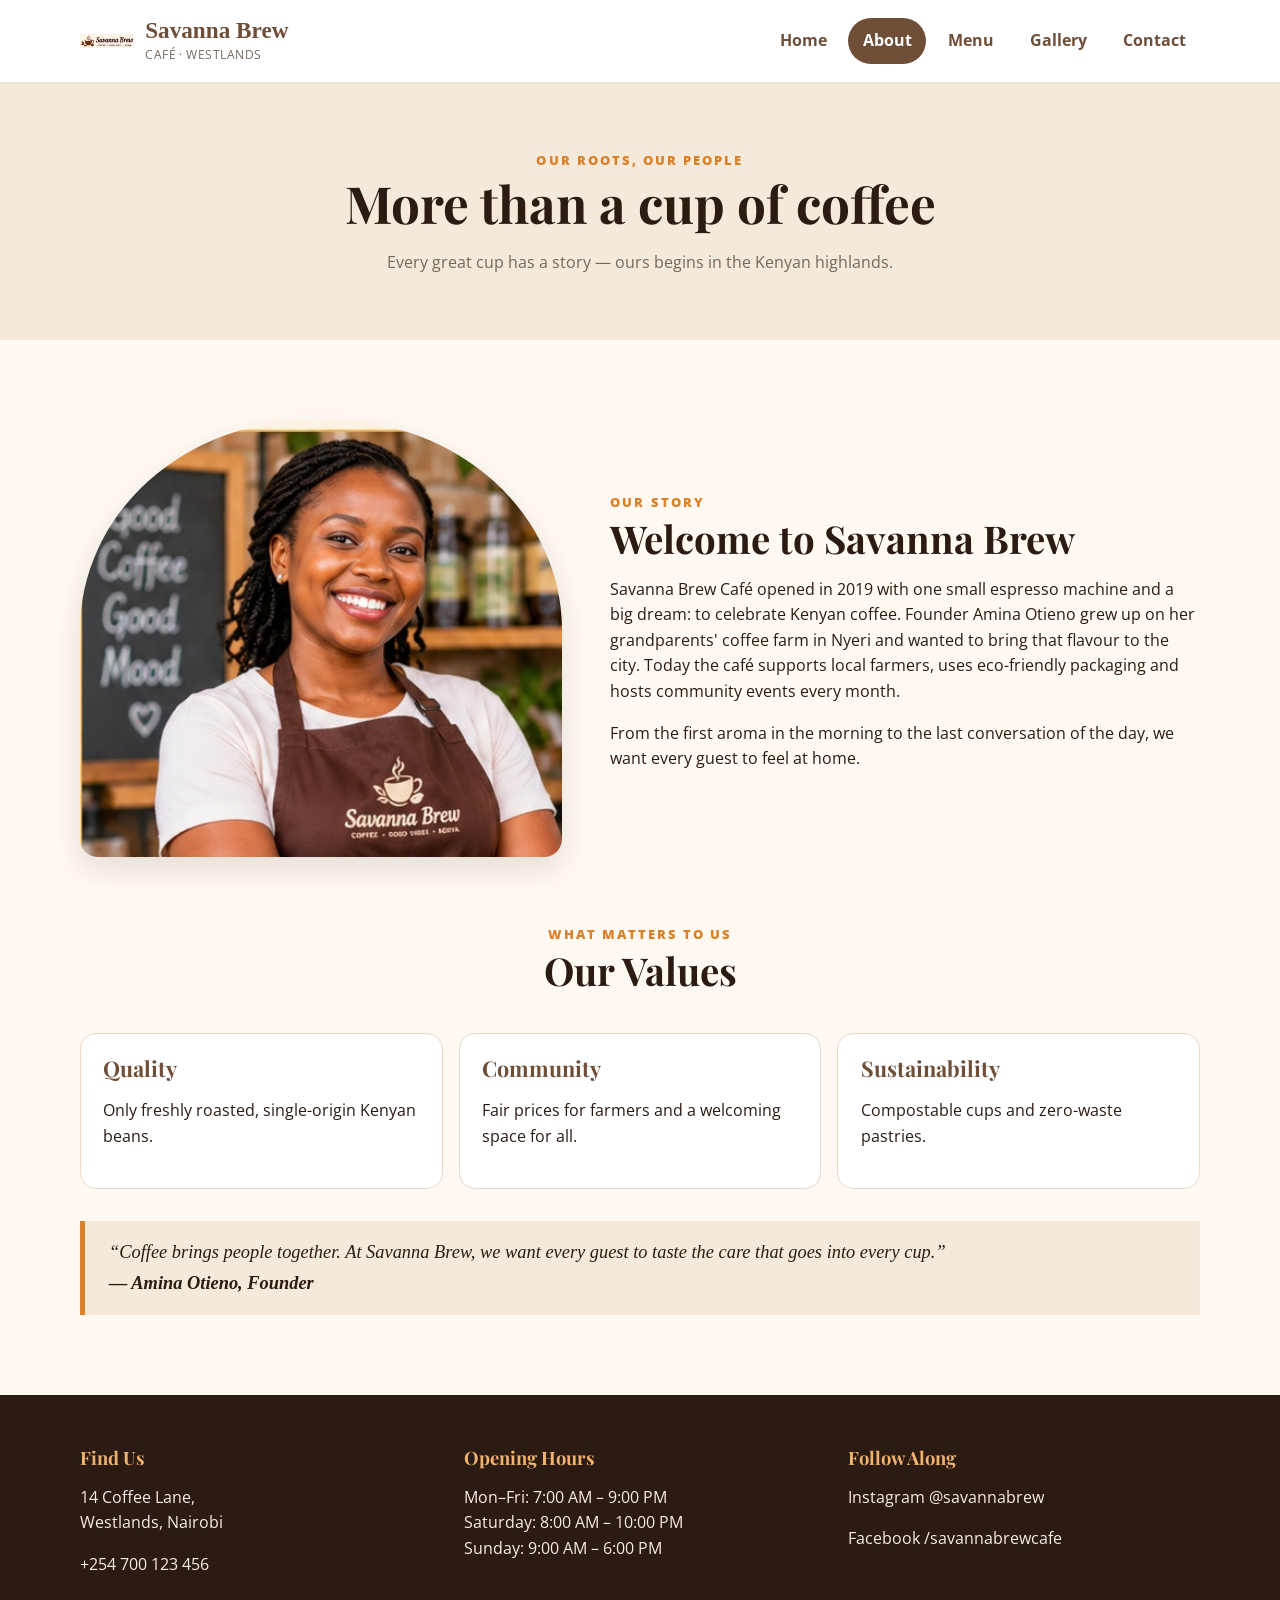
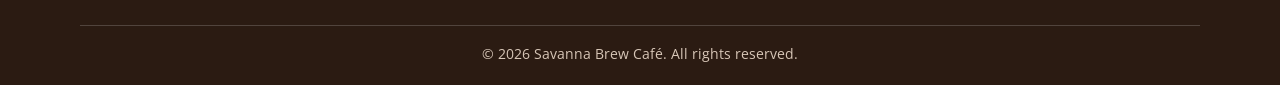
<file: about.html>
<!DOCTYPE html>
<html lang="en">
<head>
  <meta charset="UTF-8">
  <meta name="viewport" content="width=device-width, initial-scale=1.0">
  <meta name="description" content="Savanna Brew Café in Westlands, Nairobi — Kenyan coffee, fresh pastries and warm hospitality.">
  <title>About Us | Savanna Brew Café</title>
  <link rel="preconnect" href="https://fonts.googleapis.com">
  <link rel="preconnect" href="https://fonts.gstatic.com" crossorigin>
  <link href="https://fonts.googleapis.com/css2?family=Open+Sans:wght@400;600;700&family=Playfair+Display:wght@600;700&display=swap" rel="stylesheet">
  <link rel="stylesheet" href="css/style.css">
</head>
<body>
<header class="site-header">
  <div class="container header-inner">
    <a class="brand" href="index.html">
      <img src="logo.png" alt="Savanna Brew coffee cup logo">
      <span><span class="brand-name">Savanna Brew</span><span class="brand-tag">CAFÉ · WESTLANDS</span></span>
    </a>
    <nav aria-label="Main navigation"><ul class="nav-list"><li><a href="index.html" class="" >Home</a></li><li><a href="about.html" class="active" aria-current="page">About</a></li><li><a href="menu.html" class="" >Menu</a></li><li><a href="gallery.html" class="" >Gallery</a></li><li><a href="contact.html" class="" >Contact</a></li></ul></nav>
  </div>
</header>
<main>
  <section class="page-banner"><div class="container"><span class="eyebrow">Our roots, our people</span><h1>More than a cup of coffee</h1><p>Every great cup has a story — ours begins in the Kenyan highlands.</p></div></section>
  <section class="section container">
    <div class="about-layout">
      <img class="owner-photo" src="owner.jpg" alt="Illustration representing café founder Amina Otieno">
      <div><span class="eyebrow">Our Story</span><h2>Welcome to Savanna Brew</h2>
      <p>Savanna Brew Café opened in 2019 with one small espresso machine and a big dream: to celebrate Kenyan coffee. Founder Amina Otieno grew up on her grandparents' coffee farm in Nyeri and wanted to bring that flavour to the city. Today the café supports local farmers, uses eco-friendly packaging and hosts community events every month.</p>
      <p>From the first aroma in the morning to the last conversation of the day, we want every guest to feel at home.</p></div>
    </div>
    <div class="section-heading values-heading"><span class="eyebrow">What matters to us</span><h2>Our Values</h2></div>
    <div class="value-grid">
      <article class="value-card"><h3>Quality</h3><p>Only freshly roasted, single-origin Kenyan beans.</p></article>
      <article class="value-card"><h3>Community</h3><p>Fair prices for farmers and a welcoming space for all.</p></article>
      <article class="value-card"><h3>Sustainability</h3><p>Compostable cups and zero-waste pastries.</p></article>
    </div>
    <blockquote>“Coffee brings people together. At Savanna Brew, we want every guest to taste the care that goes into every cup.”<br><strong>— Amina Otieno, Founder</strong></blockquote>
  </section>
</main>
<footer class="site-footer">
  <div class="container">
    <div class="footer-grid">
      <section><h3>Find Us</h3><p>14 Coffee Lane,<br>Westlands, Nairobi</p><p><a href="tel:+254700123456">+254 700 123 456</a></p></section>
      <section><h3>Opening Hours</h3><p>Mon–Fri: 7:00 AM – 9:00 PM<br>Saturday: 8:00 AM – 10:00 PM<br>Sunday: 9:00 AM – 6:00 PM</p></section>
      <section><h3>Follow Along</h3><p><a href="https://www.instagram.com/" target="_blank" rel="noopener noreferrer">Instagram @savannabrew</a></p><p><a href="https://www.facebook.com/" target="_blank" rel="noopener noreferrer">Facebook /savannabrewcafe</a></p></section>
    </div>
    <div class="footer-bottom">© 2026 Savanna Brew Café. All rights reserved.</div>
  </div>
</footer>
</body>
</html>
</file>
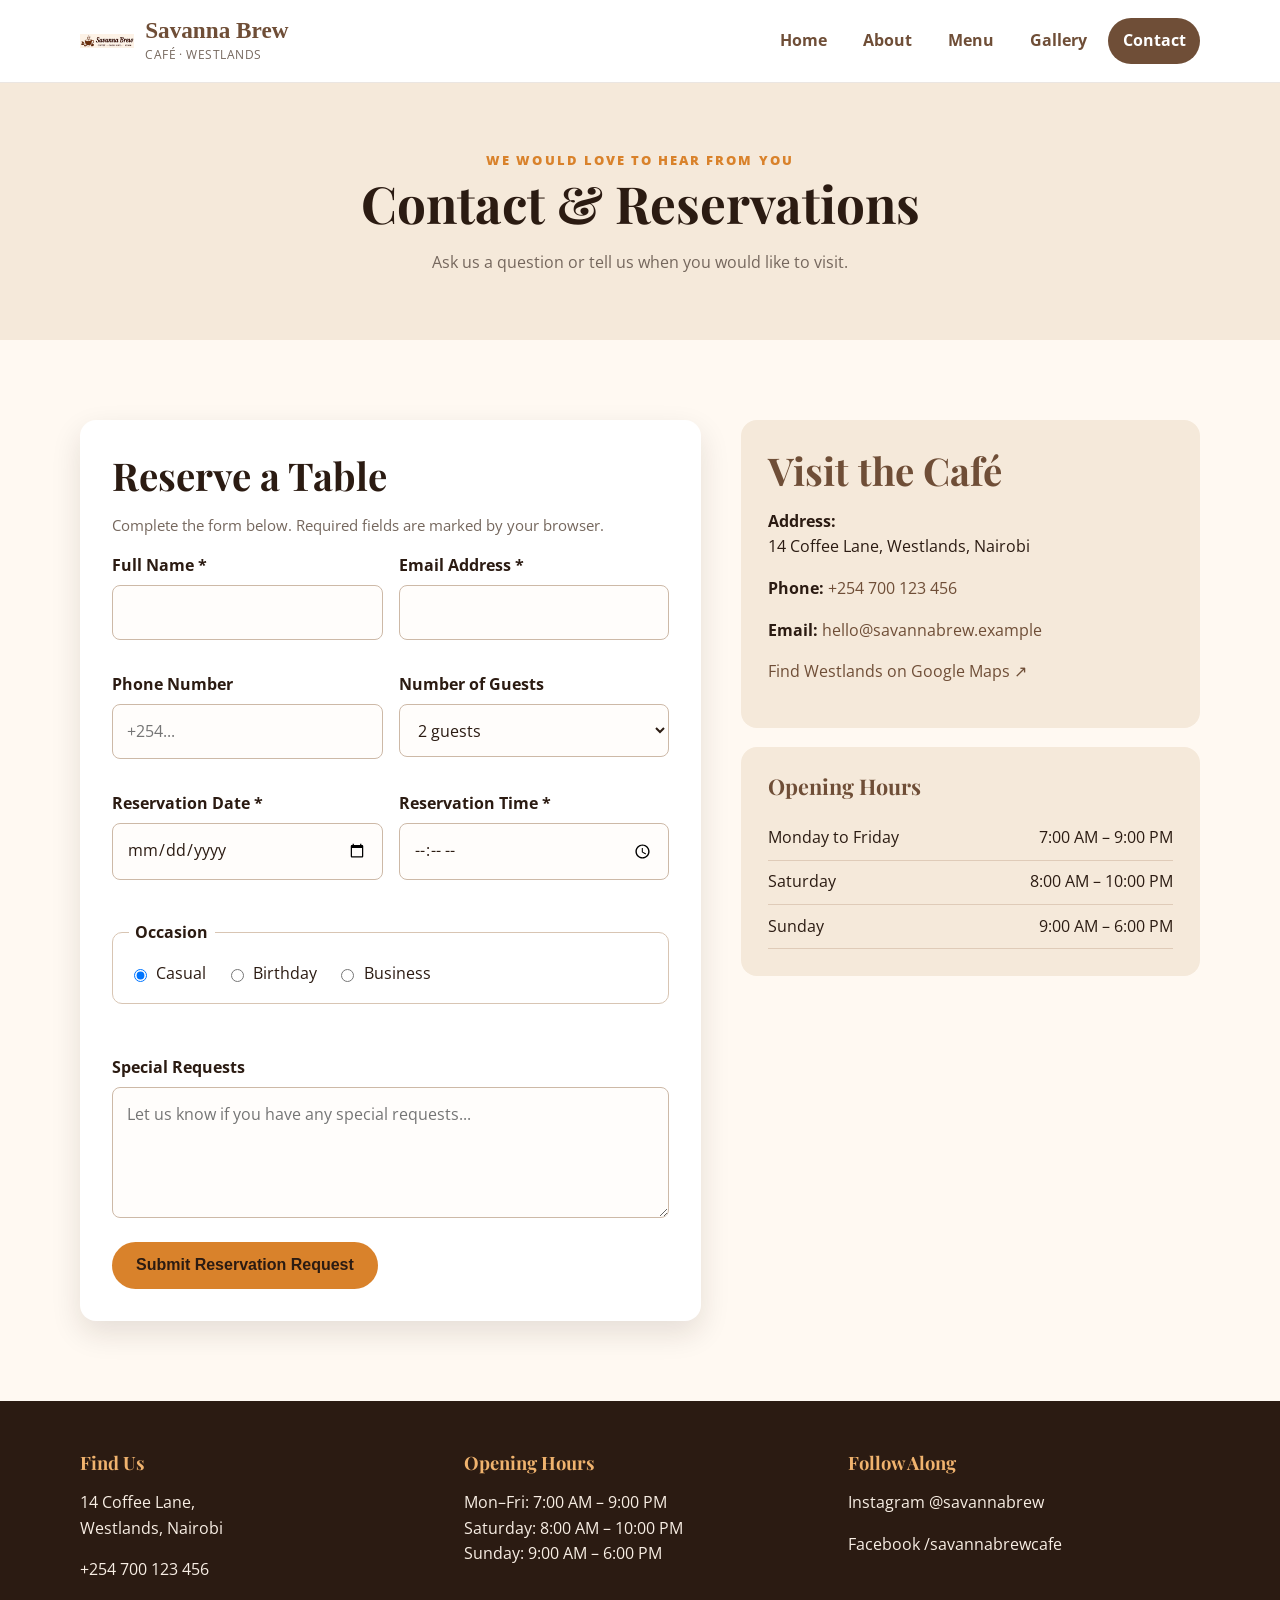
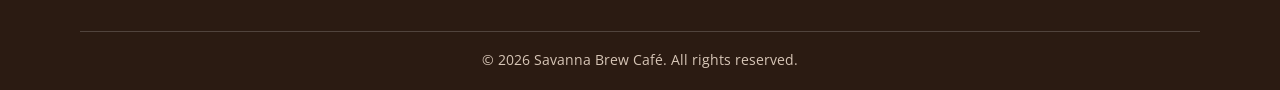
<file: contact.html>
<!DOCTYPE html>
<html lang="en">
<head>
  <meta charset="UTF-8">
  <meta name="viewport" content="width=device-width, initial-scale=1.0">
  <meta name="description" content="Savanna Brew Café in Westlands, Nairobi — Kenyan coffee, fresh pastries and warm hospitality.">
  <title>Contact & Reservations | Savanna Brew Café</title>
  <link rel="preconnect" href="https://fonts.googleapis.com">
  <link rel="preconnect" href="https://fonts.gstatic.com" crossorigin>
  <link href="https://fonts.googleapis.com/css2?family=Open+Sans:wght@400;600;700&family=Playfair+Display:wght@600;700&display=swap" rel="stylesheet">
  <link rel="stylesheet" href="css/style.css">
</head>
<body>
<header class="site-header">
  <div class="container header-inner">
    <a class="brand" href="index.html">
      <img src="logo.png" alt="Savanna Brew coffee cup logo">
      <span><span class="brand-name">Savanna Brew</span><span class="brand-tag">CAFÉ · WESTLANDS</span></span>
    </a>
    <nav aria-label="Main navigation"><ul class="nav-list"><li><a href="index.html" class="" >Home</a></li><li><a href="about.html" class="" >About</a></li><li><a href="menu.html" class="" >Menu</a></li><li><a href="gallery.html" class="" >Gallery</a></li><li><a href="contact.html" class="active" aria-current="page">Contact</a></li></ul></nav>
  </div>
</header>
<main>
  <section class="page-banner"><div class="container"><span class="eyebrow">We would love to hear from you</span><h1>Contact & Reservations</h1><p>Ask us a question or tell us when you would like to visit.</p></div></section>
  <section class="section container contact-layout">
    <div>
      <form class="reservation-form" action="#" method="get">
        <h2>Reserve a Table</h2>
        <p class="small-note">Complete the form below. Required fields are marked by your browser.</p>
        <div class="form-grid">
          <div class="form-field"><label for="name">Full Name *</label><input type="text" id="name" name="name" autocomplete="name" required></div>
          <div class="form-field"><label for="email">Email Address *</label><input type="email" id="email" name="email" autocomplete="email" required></div>
          <div class="form-field"><label for="phone">Phone Number</label><input type="tel" id="phone" name="phone" autocomplete="tel" placeholder="+254..."></div>
          <div class="form-field"><label for="guests">Number of Guests</label><select id="guests" name="guests"><option value="1">1 guest</option><option value="2" selected>2 guests</option><option value="3">3 guests</option><option value="4">4 guests</option><option value="5">5 guests</option><option value="6">6 guests</option><option value="7">7 guests</option><option value="8">8 guests</option><option value="9">9 guests</option><option value="10">10 guests</option></select></div>
          <div class="form-field"><label for="date">Reservation Date *</label><input type="date" id="date" name="date" required></div>
          <div class="form-field"><label for="time">Reservation Time *</label><input type="time" id="time" name="time" required></div>
          <div class="form-field full"><fieldset><legend>Occasion</legend><div class="radio-row">
            <label><input type="radio" name="occasion" value="Casual" checked> Casual</label>
            <label><input type="radio" name="occasion" value="Birthday"> Birthday</label>
            <label><input type="radio" name="occasion" value="Business"> Business</label>
          </div></fieldset></div>
          <div class="form-field full"><label for="requests">Special Requests</label><textarea id="requests" name="requests" rows="4" placeholder="Let us know if you have any special requests..."></textarea></div>
        </div>
        <button class="button" type="submit">Submit Reservation Request</button>
        
      </form>
    </div>
    <aside>
      <section class="info-card"><h2>Visit the Café</h2><p><strong>Address:</strong><br>14 Coffee Lane, Westlands, Nairobi</p><p><strong>Phone:</strong> <a href="tel:+254700123456">+254 700 123 456</a></p><p><strong>Email:</strong> <a href="mailto:hello@savannabrew.example">hello@savannabrew.example</a></p><p><a href="https://www.google.com/maps/search/?api=1&query=Westlands%2C+Nairobi" target="_blank" rel="noopener noreferrer">Find Westlands on Google Maps ↗</a></p></section>
      <section class="info-card"><h3>Opening Hours</h3><table class="hours-table"><tbody>
        <tr><td>Monday to Friday</td><td>7:00 AM – 9:00 PM</td></tr><tr><td>Saturday</td><td>8:00 AM – 10:00 PM</td></tr><tr><td>Sunday</td><td>9:00 AM – 6:00 PM</td></tr>
      </tbody></table></section>
    </aside>
  </section>
</main>
<footer class="site-footer">
  <div class="container">
    <div class="footer-grid">
      <section><h3>Find Us</h3><p>14 Coffee Lane,<br>Westlands, Nairobi</p><p><a href="tel:+254700123456">+254 700 123 456</a></p></section>
      <section><h3>Opening Hours</h3><p>Mon–Fri: 7:00 AM – 9:00 PM<br>Saturday: 8:00 AM – 10:00 PM<br>Sunday: 9:00 AM – 6:00 PM</p></section>
      <section><h3>Follow Along</h3><p><a href="https://www.instagram.com/" target="_blank" rel="noopener noreferrer">Instagram @savannabrew</a></p><p><a href="https://www.facebook.com/" target="_blank" rel="noopener noreferrer">Facebook /savannabrewcafe</a></p></section>
    </div>
    <div class="footer-bottom">© 2026 Savanna Brew Café. All rights reserved.</div>
  </div>
</footer>
</body>
</html>
</file>
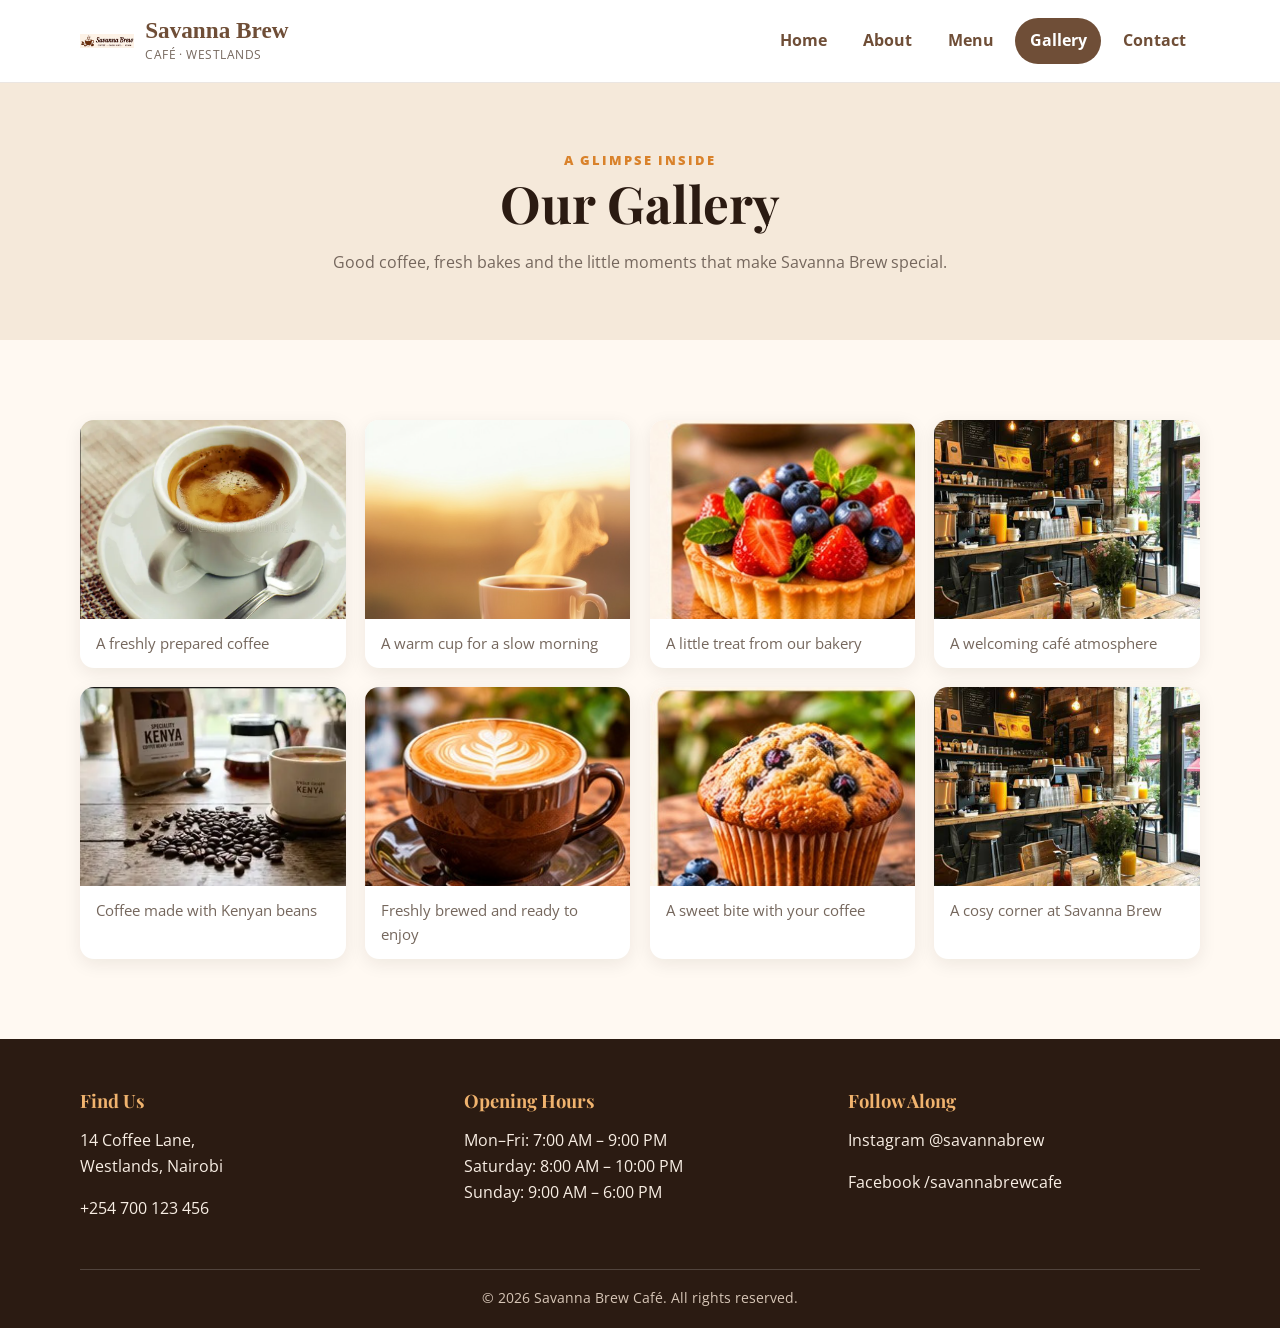
<file: gallery.html>
<!DOCTYPE html>
<html lang="en">
<head>
  <meta charset="UTF-8">
  <meta name="viewport" content="width=device-width, initial-scale=1.0">
  <meta name="description" content="Savanna Brew Café in Westlands, Nairobi — Kenyan coffee, fresh pastries and warm hospitality.">
  <title>Gallery | Savanna Brew Café</title>
  <link rel="preconnect" href="https://fonts.googleapis.com">
  <link rel="preconnect" href="https://fonts.gstatic.com" crossorigin>
  <link href="https://fonts.googleapis.com/css2?family=Open+Sans:wght@400;600;700&family=Playfair+Display:wght@600;700&display=swap" rel="stylesheet">
  <link rel="stylesheet" href="css/style.css">
</head>
<body>
<header class="site-header">
  <div class="container header-inner">
    <a class="brand" href="index.html">
      <img src="logo.png" alt="Savanna Brew coffee cup logo">
      <span><span class="brand-name">Savanna Brew</span><span class="brand-tag">CAFÉ · WESTLANDS</span></span>
    </a>
    <nav aria-label="Main navigation"><ul class="nav-list"><li><a href="index.html" class="" >Home</a></li><li><a href="about.html" class="" >About</a></li><li><a href="menu.html" class="" >Menu</a></li><li><a href="gallery.html" class="active" aria-current="page">Gallery</a></li><li><a href="contact.html" class="" >Contact</a></li></ul></nav>
  </div>
</header>
<main>
  <section class="page-banner">
    <div class="container">
      <span class="eyebrow">A glimpse inside</span>
      <h1>Our Gallery</h1>
      <p>Good coffee, fresh bakes and the little moments that make Savanna Brew special.</p>
    </div>
  </section>
  <section class="section container">
    <div class="gallery-grid">
      <figure>
        <img src="freshcoffee.jpg" alt="A freshly prepared coffee">
      <figcaption>A freshly prepared coffee</figcaption></figure>
      <figure>
        <img src="slowmorning.jpg" alt="A warm cup for a slow morning">
        <figcaption>A warm cup for a slow morning</figcaption></figure>
        <figure>
          <img src="treat.jpg" alt="A little treat from our bakery">
          <figcaption>A little treat from our bakery</figcaption></figure>
          <figure>
            <img src="atm.jpg" alt="A welcoming café atmosphere">
            <figcaption>A welcoming café atmosphere</figcaption></figure>
            <figure>
              <img src="kenyan.jpg" alt="Coffee made with Kenyan beans">
              <figcaption>Coffee made with Kenyan beans</figcaption></figure>
              <figure>
                <img src="latte.jpg" alt="Freshly brewed and ready to enjoy">
                <figcaption>Freshly brewed and ready to enjoy</figcaption></figure>
                <figure>
                  <img src="muffin.jpg" alt="A sweet bite with your coffee">
                  <figcaption>A sweet bite with your coffee</figcaption></figure>
                  <figure>
                    <img src="atm.jpg" alt="A cosy corner at Savanna Brew">
                    <figcaption>A cosy corner at Savanna Brew</figcaption></figure></div></section>
</main>
<footer class="site-footer">
  <div class="container">
    <div class="footer-grid">
      <section><h3>Find Us</h3><p>14 Coffee Lane,<br>Westlands, Nairobi</p><p><a href="tel:+254700123456">+254 700 123 456</a></p></section>
      <section><h3>Opening Hours</h3><p>Mon–Fri: 7:00 AM – 9:00 PM<br>Saturday: 8:00 AM – 10:00 PM<br>Sunday: 9:00 AM – 6:00 PM</p></section>
      <section><h3>Follow Along</h3><p><a href="https://www.instagram.com/" target="_blank" rel="noopener noreferrer">Instagram @savannabrew</a></p><p><a href="https://www.facebook.com/" target="_blank" rel="noopener noreferrer">Facebook /savannabrewcafe</a></p></section>
    </div>
    <div class="footer-bottom">© 2026 Savanna Brew Café. All rights reserved.</div>
  </div>
</footer>
</body>
</html>
</file>
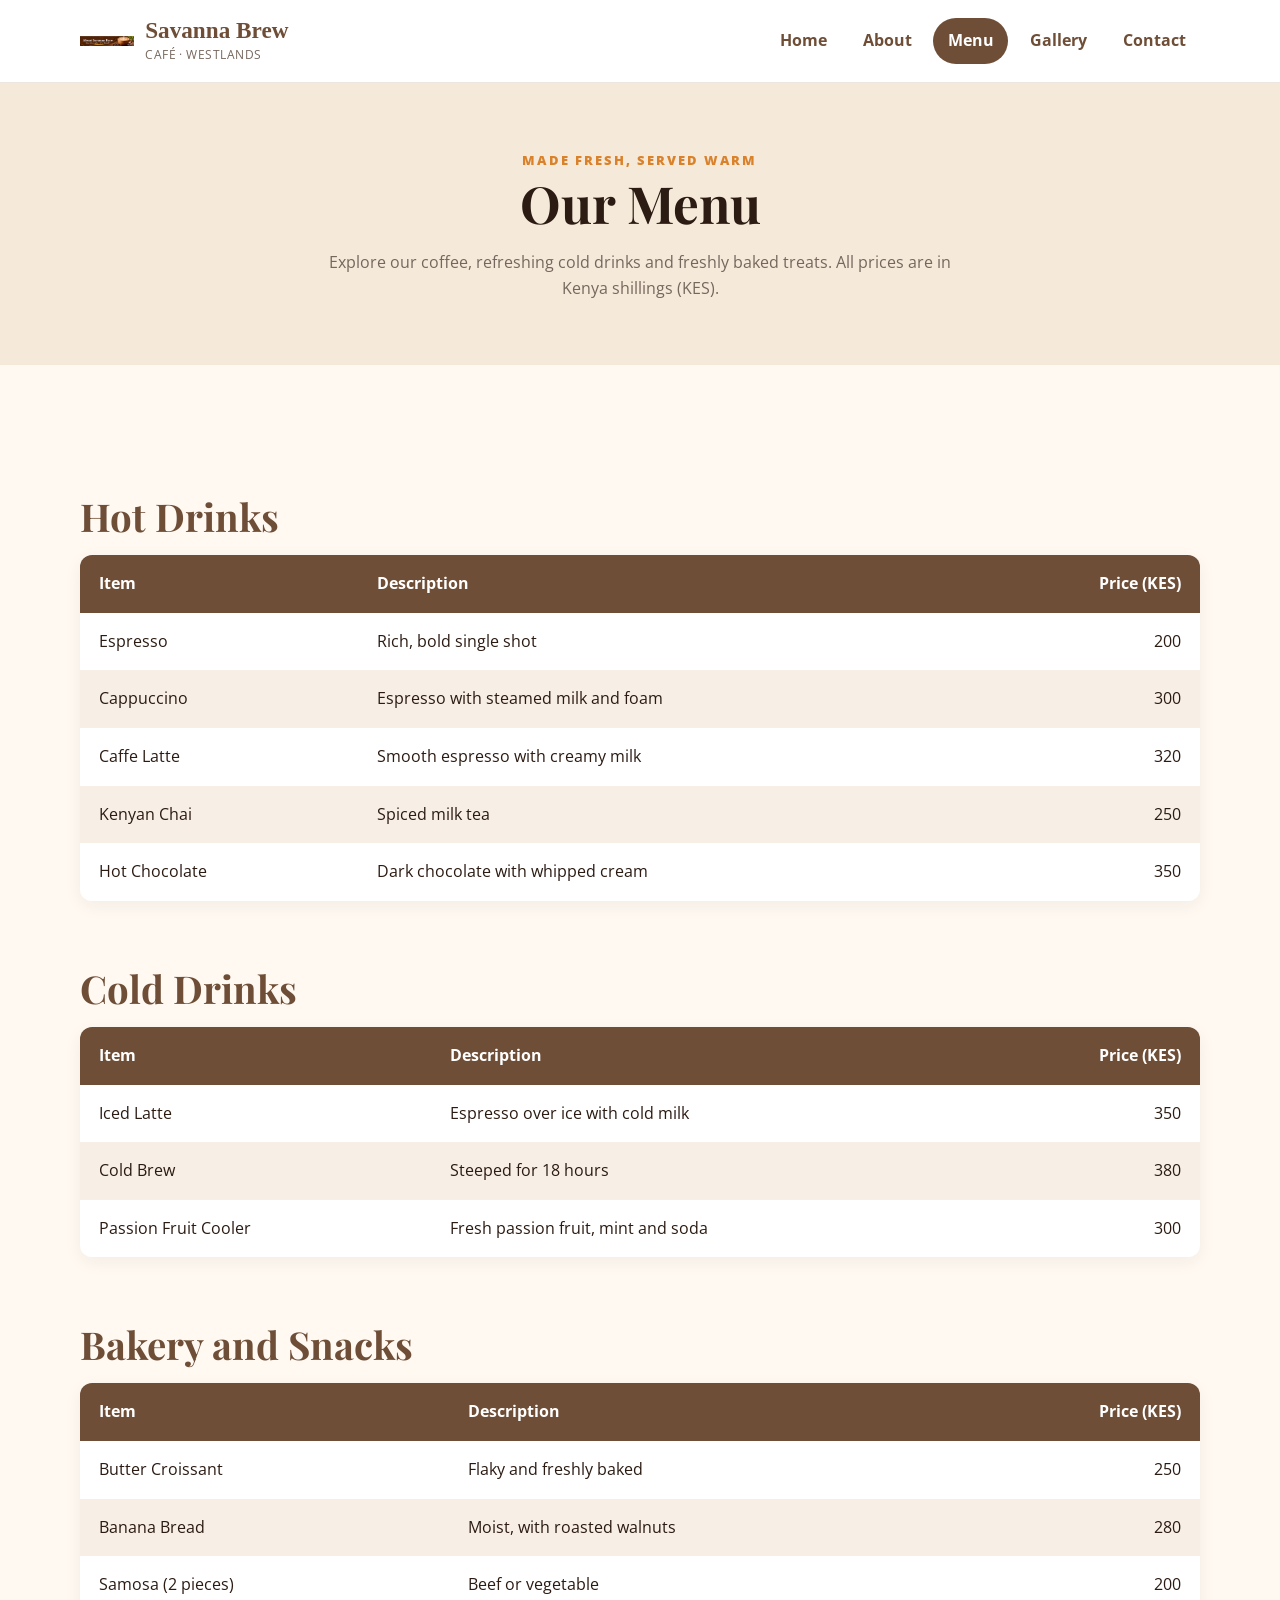
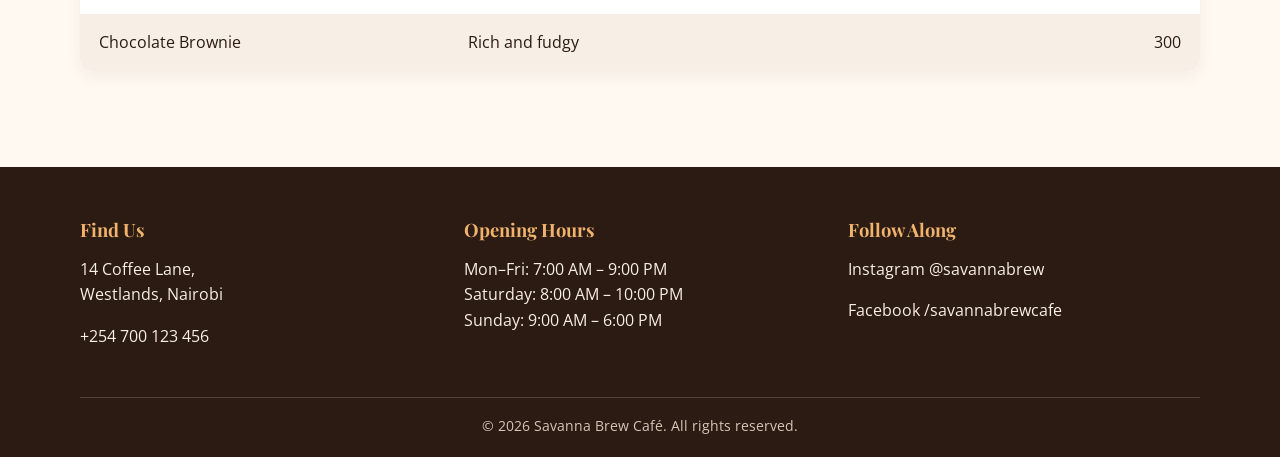
<file: menu.html>
<!DOCTYPE html>
<html lang="en">
<head>
  <meta charset="UTF-8">
  <meta name="viewport" content="width=device-width, initial-scale=1.0">
  <meta name="description" content="Savanna Brew Café in Westlands, Nairobi — Kenyan coffee, fresh pastries and warm hospitality.">
  <title>Menu | Savanna Brew Café</title>
  <link rel="preconnect" href="https://fonts.googleapis.com">
  <link rel="preconnect" href="https://fonts.gstatic.com" crossorigin>
  <link href="https://fonts.googleapis.com/css2?family=Open+Sans:wght@400;600;700&family=Playfair+Display:wght@600;700&display=swap" rel="stylesheet">
  <link rel="stylesheet" href="css/style.css">
</head>
<body>
<header class="site-header">
  <div class="container header-inner">
    <a class="brand" href="index.html">
      <img src="hero.jpg" alt="Savanna Brew coffee cup logo">
      <span><span class="brand-name">Savanna Brew</span><span class="brand-tag">CAFÉ · WESTLANDS</span></span>
    </a>
    <nav aria-label="Main navigation"><ul class="nav-list"><li><a href="index.html" class="" >Home</a></li><li><a href="about.html" class="" >About</a></li><li><a href="menu.html" class="active" aria-current="page">Menu</a></li><li><a href="gallery.html" class="" >Gallery</a></li><li><a href="contact.html" class="" >Contact</a></li></ul></nav>
  </div>
</header>
<main>
  <section class="page-banner"><div class="container"><span class="eyebrow">Made fresh, served warm</span><h1>Our Menu</h1><p>Explore our coffee, refreshing cold drinks and freshly baked treats. All prices are in Kenya shillings (KES).</p></div></section>
  <div class="container section">
    <section class="menu-section"><h2>Hot Drinks</h2><div class="table-wrap"><table class="menu-table"><thead><tr><th scope="col">Item</th><th scope="col">Description</th><th scope="col">Price (KES)</th></tr></thead><tbody>
      <tr><td>Espresso</td><td>Rich, bold single shot</td><td>200</td></tr><tr><td>Cappuccino</td><td>Espresso with steamed milk and foam</td><td>300</td></tr><tr><td>Caffe Latte</td><td>Smooth espresso with creamy milk</td><td>320</td></tr><tr><td>Kenyan Chai</td><td>Spiced milk tea</td><td>250</td></tr><tr><td>Hot Chocolate</td><td>Dark chocolate with whipped cream</td><td>350</td></tr>
    </tbody></table></div></section>
    <section class="menu-section"><h2>Cold Drinks</h2><div class="table-wrap"><table class="menu-table"><thead><tr><th scope="col">Item</th><th scope="col">Description</th><th scope="col">Price (KES)</th></tr></thead><tbody>
      <tr><td>Iced Latte</td><td>Espresso over ice with cold milk</td><td>350</td></tr><tr><td>Cold Brew</td><td>Steeped for 18 hours</td><td>380</td></tr><tr><td>Passion Fruit Cooler</td><td>Fresh passion fruit, mint and soda</td><td>300</td></tr>
    </tbody></table></div></section>
    <section class="menu-section"><h2>Bakery and Snacks</h2><div class="table-wrap"><table class="menu-table"><thead><tr><th scope="col">Item</th><th scope="col">Description</th><th scope="col">Price (KES)</th></tr></thead><tbody>
      <tr><td>Butter Croissant</td><td>Flaky and freshly baked</td><td>250</td></tr><tr><td>Banana Bread</td><td>Moist, with roasted walnuts</td><td>280</td></tr><tr><td>Samosa (2 pieces)</td><td>Beef or vegetable</td><td>200</td></tr><tr><td>Chocolate Brownie</td><td>Rich and fudgy</td><td>300</td></tr>
    </tbody></table></div></section>
  </div>
</main>
<footer class="site-footer">
  <div class="container">
    <div class="footer-grid">
      <section><h3>Find Us</h3><p>14 Coffee Lane,<br>Westlands, Nairobi</p><p><a href="tel:+254700123456">+254 700 123 456</a></p></section>
      <section><h3>Opening Hours</h3><p>Mon–Fri: 7:00 AM – 9:00 PM<br>Saturday: 8:00 AM – 10:00 PM<br>Sunday: 9:00 AM – 6:00 PM</p></section>
      <section><h3>Follow Along</h3><p><a href="https://www.instagram.com/" target="_blank" rel="noopener noreferrer">Instagram @savannabrew</a></p><p><a href="https://www.facebook.com/" target="_blank" rel="noopener noreferrer">Facebook /savannabrewcafe</a></p></section>
    </div>
    <div class="footer-bottom">© 2026 Savanna Brew Café. All rights reserved.</div>
  </div>
</footer>
</body>
</html>
</file>
<file: css/style.css>
/* Savanna Brew Café — main stylesheet
   Flexbox is used for navigation, feature cards and footer columns.
   CSS Grid is used for the gallery and page layouts.
*/
:root {
  --coffee: #6F4E37;
  --cream: #F5E9DA;
  --orange: #D9822B;
  --dark: #2B1B12;
  --white: #FFFFFF;
  --muted: #75675D;
  --soft: #FFF9F2;
  --shadow: 0 12px 30px rgba(43, 27, 18, .12);
  --radius: 16px;
}
* { box-sizing: border-box; }
html { scroll-behavior: smooth; }
body {
  margin: 0;
  color: var(--dark);
  background: var(--soft);
  font-family: "Open Sans", Arial, sans-serif;
  font-size: 16px;
  line-height: 1.6;
}
h1, h2, h3 {
  font-family: "Playfair Display", Georgia, serif;
  line-height: 1.2;
  margin: 0 0 1rem;
}
h1 { font-size: clamp(2.3rem, 5vw, 4.4rem); }
h2 { font-size: clamp(1.8rem, 3vw, 2.6rem); }
h3 { font-size: 1.35rem; }
p { margin: 0 0 1rem; }
img { display: block; max-width: 100%; }
a { color: var(--coffee); text-decoration: none; transition: color .25s ease; }
a:hover { color: var(--orange); }
a:focus-visible, button:focus-visible, input:focus-visible,
select:focus-visible, textarea:focus-visible {
  outline: 3px solid var(--orange);
  outline-offset: 3px;
}
.container { width: min(1120px, 92%); margin-inline: auto; }
.site-header {
  background: var(--white);
  border-bottom: 1px solid rgba(111,78,55,.14);
  position: sticky;
  top: 0;
  z-index: 20;
}
.header-inner {
  min-height: 82px;
  display: flex;
  align-items: center;
  justify-content: space-between;
  gap: 2rem;
}
.brand { display: flex; align-items: center; gap: .7rem; color: var(--dark); }
.brand img { width: 54px; height: 54px; object-fit: contain; }
.brand-name { font: 700 1.45rem Georgia, serif; color: var(--coffee); line-height: 1.1; }
.brand-tag { display: block; color: var(--muted); font-size: .72rem; letter-spacing: .04em; }
.nav-list { display: flex; align-items: center; gap: .45rem; list-style: none; padding: 0; margin: 0; }
.nav-list a { display: block; padding: .65rem .9rem; border-radius: 999px; font-weight: 700; }
.nav-list a:hover, .nav-list a:focus-visible { background: var(--cream); color: var(--coffee); }
.nav-list a.active { background: var(--coffee); color: var(--white); }
.hero {
  min-height: 590px;
  display: grid;
  align-items: center;
  color: var(--white);
  background:
    linear-gradient(90deg, rgba(27,16,10,.83), rgba(27,16,10,.35)),
    url("../images/hero.svg") center/cover no-repeat;
}
.hero-content { max-width: 690px; padding-block: 6rem; }
.eyebrow { color: var(--orange); text-transform: uppercase; letter-spacing: .16em; font-weight: 800; font-size: .8rem; }
.hero h1 { margin: .8rem 0 1.2rem; }
.hero p { max-width: 610px; font-size: 1.12rem; color: #fff8ef; }
.button {
  display: inline-block; border: 0; border-radius: 999px; padding: .9rem 1.5rem;
  background: var(--orange); color: var(--dark); font: 700 1rem Arial, sans-serif;
  cursor: pointer; transition: transform .25s ease, box-shadow .25s ease, background .25s ease;
}
.button:hover { background: #e99a45; color: var(--dark); transform: translateY(-3px); box-shadow: var(--shadow); }
.button.secondary { background: var(--coffee); color: var(--white); }
.button.secondary:hover { background: #543a29; color: var(--white); }
.section { padding: 5rem 0; }
.section-heading { text-align: center; max-width: 700px; margin: 0 auto 2.5rem; }
.section-heading p { color: var(--muted); }
.feature-grid { display: flex; gap: 1.5rem; }
.feature-card {
  flex: 1; overflow: hidden; background: var(--white); border-radius: var(--radius);
  box-shadow: 0 5px 18px rgba(43,27,18,.07); transition: transform .25s ease, box-shadow .25s ease;
}
.feature-card:hover { transform: translateY(-7px); box-shadow: var(--shadow); }
.feature-card img { width: 100%; height: 220px; object-fit: cover; }
.feature-card-content { padding: 1.4rem; }
.feature-card p { color: var(--muted); }
.price { color: var(--coffee); font-weight: 800; }
.cta-band { background: var(--cream); text-align: center; padding: 3.5rem 1rem; }
.page-banner { background: var(--cream); padding: 4rem 0; text-align: center; }
.page-banner h1 { font-size: clamp(2.2rem, 4vw, 3.5rem); }
.page-banner p { color: var(--muted); max-width: 650px; margin: 0 auto; }
.about-layout { display: grid; grid-template-columns: .9fr 1.1fr; gap: 3rem; align-items: center; }
.owner-photo { width: 100%; max-height: 520px; object-fit: cover; border-radius: 48% 48% 18px 18px; box-shadow: var(--shadow); }
.values-heading { margin-top: 4rem; }
.value-grid { display: grid; grid-template-columns: repeat(3, 1fr); gap: 1rem; margin-top: 2rem; }
.value-card { background: var(--white); border: 1px solid #ead9c8; border-radius: var(--radius); padding: 1.4rem; }
.value-card h3 { color: var(--coffee); }
blockquote { margin: 2rem 0 0; padding: 1rem 1.5rem; border-left: 5px solid var(--orange); background: var(--cream); font: italic 1.15rem/1.7 Georgia, serif; }
.menu-section { padding: 3rem 0 1rem; }
.menu-section h2 { color: var(--coffee); }
.table-wrap { overflow-x: auto; border-radius: 12px; box-shadow: 0 5px 18px rgba(43,27,18,.06); }
.menu-table { width: 100%; min-width: 560px; border-collapse: collapse; background: var(--white); }
.menu-table th, .menu-table td { padding: 1rem 1.2rem; text-align: left; }
.menu-table thead { background: var(--coffee); color: var(--white); }
.menu-table th:last-child, .menu-table td:last-child { text-align: right; white-space: nowrap; }
.menu-table tbody tr:nth-child(even) { background: #f7eee5; }
.menu-table tbody tr:hover { background: #f3dfc9; }
.gallery-grid { display: grid; grid-template-columns: repeat(4, 1fr); gap: 1.2rem; }
.gallery-grid figure { margin: 0; overflow: hidden; background: var(--white); border-radius: 14px; box-shadow: 0 5px 18px rgba(43,27,18,.08); }
.gallery-grid img { width: 100%; aspect-ratio: 4/3; object-fit: cover; transition: transform .4s ease; }
.gallery-grid figure:hover img { transform: scale(1.07); }
.gallery-grid figcaption { padding: .8rem 1rem; color: var(--muted); font-size: .92rem; }
.contact-layout { display: grid; grid-template-columns: 1.15fr .85fr; gap: 2.5rem; align-items: start; }
.reservation-form { background: var(--white); padding: 2rem; border-radius: var(--radius); box-shadow: var(--shadow); }
.form-grid { display: grid; grid-template-columns: 1fr 1fr; gap: 1rem; }
.form-field { margin-bottom: 1rem; }
.form-field.full { grid-column: 1 / -1; }
label { display: block; font-weight: 700; margin-bottom: .4rem; }
input, select, textarea {
  width: 100%; padding: .85rem .9rem; border: 1px solid #cdb9a7; border-radius: 8px;
  background: #fffdfb; color: var(--dark); font: inherit;
}
input:focus, select:focus, textarea:focus { outline: 3px solid rgba(217,130,43,.28); border-color: var(--orange); }
fieldset { border: 1px solid #d8c5b3; border-radius: 10px; padding: 1rem; margin: .5rem 0 1.2rem; }
legend { font-weight: 700; padding: 0 .4rem; }
.radio-row { display: flex; flex-wrap: wrap; gap: 1.2rem; }
.radio-row label { display: inline-flex; align-items: center; gap: .4rem; font-weight: 400; margin: 0; }
.radio-row input { width: auto; }
.info-card { background: var(--cream); border-radius: var(--radius); padding: 1.7rem; margin-bottom: 1.2rem; }
.info-card h2, .info-card h3 { color: var(--coffee); }
.hours-table { width: 100%; border-collapse: collapse; }
.hours-table td { padding: .55rem 0; border-bottom: 1px solid #dfcbb8; }
.hours-table td:last-child { text-align: right; }
.site-footer { background: #2B1B12; color: #f8eee4; padding: 3.2rem 0 1.2rem; }
.footer-grid { display: flex; gap: 2rem; justify-content: space-between; }
.footer-grid > section { flex: 1; }
.site-footer h3 { color: #f0b36e; font-size: 1.15rem; }
.site-footer a { color: #f8eee4; }
.site-footer a:hover { color: #f0b36e; }
.footer-bottom { text-align: center; border-top: 1px solid rgba(255,255,255,.18); margin-top: 2rem; padding-top: 1rem; font-size: .9rem; color: #d7c6b7; }
.small-note { color: var(--muted); font-size: .92rem; }
@media (max-width: 900px) {
  .gallery-grid { grid-template-columns: repeat(2, 1fr); }
}
@media (max-width: 768px) {
  .header-inner { flex-direction: column; align-items: flex-start; padding: 1rem 0; gap: .7rem; }
  .nav-list { width: 100%; flex-direction: column; align-items: stretch; gap: .2rem; }
  .nav-list a { border-radius: 8px; padding: .55rem .8rem; }
  .hero { min-height: 500px; }
  .feature-grid, .footer-grid { flex-direction: column; }
  .about-layout, .contact-layout { grid-template-columns: 1fr; }
  .values-heading { margin-top: 4rem; }
.value-grid { grid-template-columns: 1fr; }
  .gallery-grid { grid-template-columns: 1fr; }
  .form-grid { grid-template-columns: 1fr; }
  .form-field.full { grid-column: auto; }
  .section { padding: 3.5rem 0; }
}
</file>
